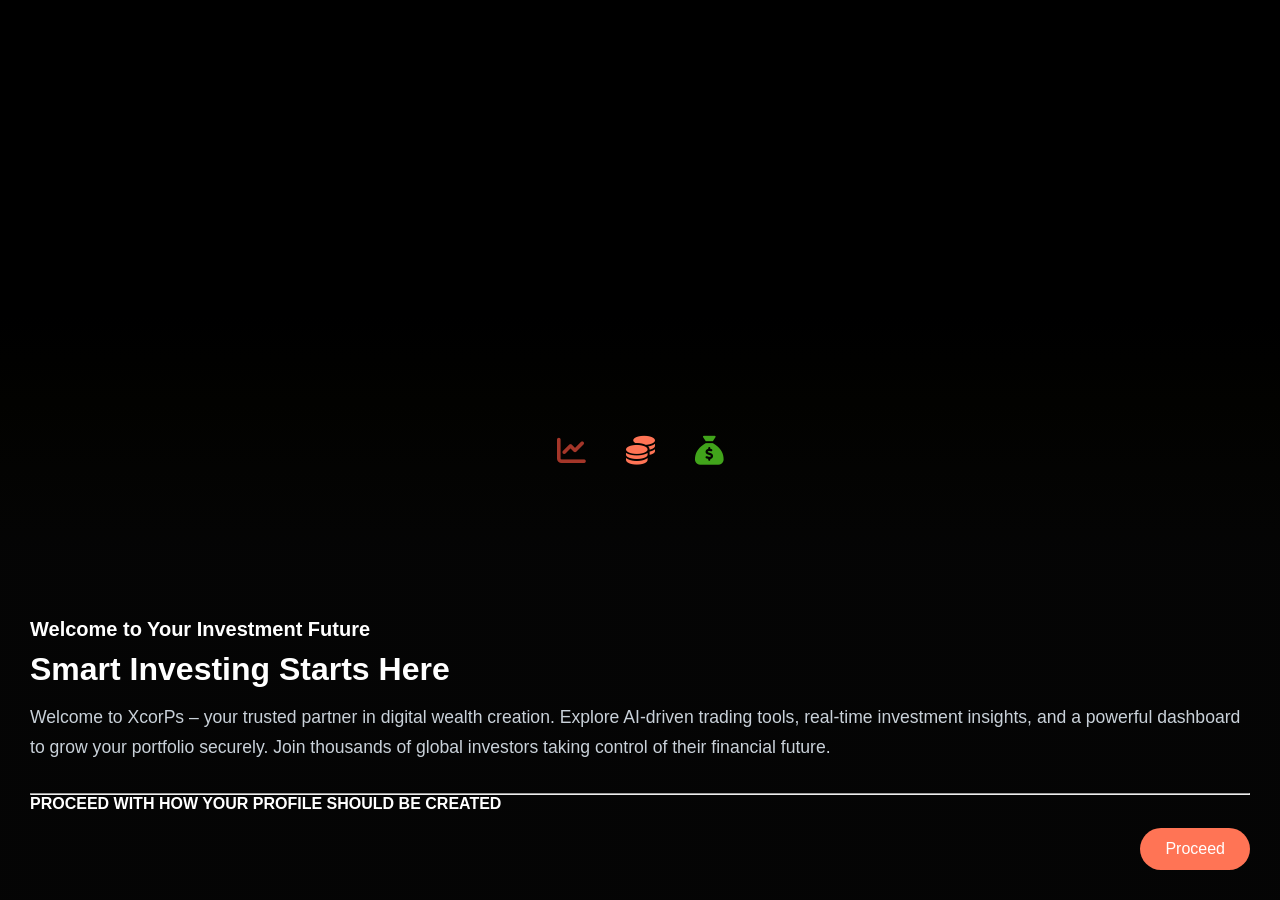
<file: XcorPs/authenticate/intro.html>
<!DOCTYPE html>
<html lang="en">
<head>
  <meta charset="UTF-8" />
  <meta name="viewport" content="width=device-width, initial-scale=1.0"/>
  <title>XcorPs - Investment Intro</title>
  <link rel="stylesheet" href="https://cdnjs.cloudflare.com/ajax/libs/font-awesome/6.5.0/css/all.min.css"/>
  <style>
    * {
      margin: 0;
      padding: 0;
      box-sizing: border-box;
    }

    body, html {
      height: 100%;
      width: 100%;
      font-family: 'Segoe UI', sans-serif;
      background: #000;
      color: #fff;
      overflow-x: clip;
      animation: fadeInZoomOut 1.5s ease-out forwards;
    }

    @keyframes fadeInZoomOut {
      0% { opacity: 0; transform: scale(0.5); }
      100% { opacity: 1; transform: scale(1); }
    }

    .hero {
      position: relative;
      height: 100%;
      width: 100%;
      display: flex;
      flex-direction: column;
      justify-content: flex-end;
      overflow: hidden;
      
    }

    .bg-video {
      position: absolute;
      top: 0;
      left: 0;
      width: 100%;
      height: 100%;
      object-fit: cover;
      z-index: 0;
    }

    .overlay {
      position: absolute;
      bottom: 0;
      left: 0;
      width: 100%;
      height: 65%;
      background: linear-gradient(to top, rgba(5, 5, 5, 0.85) 60%, rgba(5, 5, 0, 0.40) 85%, transparent);
      display: flex;
      flex-direction: column;
      justify-content: flex-end;
      padding: 30px;
      z-index: 1;
    }

    .content {
      z-index: 2;
      position: relative;
      text-align: left;
    }

    .content h1 {
      font-size: 20px;
      margin-bottom: 10px;
      transform: translateY(50px);
      animation: fadeInBottom 1.5s ease-out forwards;
      animation-delay: 1s;
    }

    .proceed-btn {
      background: #ff7455;
      color: #fff;
      border: none;
      padding: 12px 25px;
      border-radius: 25px;
      font-size: 1rem;
      cursor: pointer;
      margin-top: 15px;
      float: right;
    }

    .icons-row {
      display: flex;
      justify-content: center;
      gap: 40px;
      margin: 25px 0;
      font-size: 1.8rem;
    }
    @media (max-width: 500px) {
          .icons-row{
      font-size: 1rem;      
    }
    }


    .icons-row i {
      cursor: pointer;
      transition: transform 0.3s ease;
    }

    .icons-row i:hover {
      transform: scale(1.2);
      color: #00c776;
    }

    .intro-heading {
      font-size: 2rem;
      margin-bottom: 15px;
      transform: translateY(50px);
      animation: fadeInTop 1.5s ease-out forwards;
      animation-delay: 1s;
    }

    .intro-text {
      font-size: 1.1rem;
      line-height: 1.7;
      color: #c9d1d9;
      margin-bottom: 30px;
      transform: translateY(50px);
      animation: fadeInTop 1.5s ease-out forwards;
      animation-delay: 1s;
    }

              @media (max-width: 500px) {
          .intro-heading {
      font-size: 1rem;      
    }

    .intro-text {
      font-size: 0.95rem;   
    }
                h4{
        font-size:0.75rem;
                }
               
    }

    @keyframes fadeInTop {
      to {
        opacity: 1;
        transform: translateY(0);
      }
    }

    @keyframes fadeInBottom {
      0% {
        opacity: 0;
        transform: translateY(-50px);
      }
      100% {
        opacity: 1;
        transform: translateY(0);
      }
    }

    /* Form Modal */
    .modal-overlay {
      position: fixed;
      top: 0;
      left: 0;
      width: 100%;
      height: 100%;
      background: rgba(0,0,0,0.7);
      display: none;
      justify-content: center;
      align-items: center;
      z-index: 999;
    }

    .modal {
      background: rgba(255, 255, 255, 0.1);
      backdrop-filter: blur(10px);
      -webkit-backdrop-filter: blur(10px);
      padding: 30px;
      border-radius: 10px;
      text-align: left;
      color: white;
      width: 90%;
      max-width: 400px;
      box-shadow: 0 0 20px rgba(0,0,0,0.5);
      position: relative;
    }

    .modal h4 {
      margin-bottom: 15px;
      font-size: 1.2rem;
    }
    @media (max-width: 500px) {
          .modal h4 {
      
      font-size: 0.80rem;
    }
               
    }

    .modal-input {
      width: 100%;
      padding: 8px;
      margin-bottom: 20px;
      border: none;
      outline-color:peru;
      background: #2c2c3e;
      color:#fff;
      border-radius: 6px;
      font-size: 1rem;
    }

    .modal-submit {
      background: #913618;
      border: none;
      padding: 10px 25px;
      color: white;
      font-size: 1rem;
      border-radius: 20px;
      cursor: pointer;
    }

    .close-btn {
      position: absolute;
      top: 15px;
      right: 25px;
      font-size: 1.5rem;
      cursor: pointer;
    }

    /* GIF Loader Modal */
    .modal-overlay2 {
      position: fixed;
      top: 0;
      left: 0;
      width: 100%;
      height: 100%;
      background: rgba(0, 0, 0, 0.7);
      display: none;
      justify-content: center;
      align-items: center;
      z-index: 9999;
    }

    .modal-overlay2 img {
      max-width: 300px;
    }

    .modal-overlay2.show {
      display: flex;
    }
  </style>
</head>
<body>

  <div class="hero">
    <video autoplay muted loop playsinline class="bg-video">
      <source src="../imgg/intro2.mp4" type="video/mp4" />
      Your browser does not support the video tag.
    </video>

    <div class="content" style="position: absolute; top: 50%; left: 50%; transform: translate(-50%, -50%);">
      <div class="icons-row">
        <i class="fas fa-chart-line" style="color:#a43629;"></i>
        <i class="fas fa-coins" style="color:#ff7455;"></i>
        <i class="fas fa-sack-dollar" style="color:#41a41b;"></i>
      </div>
    </div>

    <div class="overlay">
      <div class="content">
        <h1>Welcome to Your Investment Future</h1>
        <h4 class="intro-heading">Smart Investing Starts Here</h4>
        <p class="intro-text">
          Welcome to XcorPs – your trusted partner in digital wealth creation. 
          Explore AI-driven trading tools, real-time investment insights, and a powerful dashboard to grow your portfolio securely. 
          Join thousands of global investors taking control of their financial future.
        </p>
        <hr>
        <h4>PROCEED WITH HOW YOUR PROFILE SHOULD BE CREATED</h4>
        <button class="proceed-btn">Proceed</button>
      </div>
    </div>
  </div>

  <!-- Input Modal -->
  <div class="modal-overlay" id="modalOverlay">
  <div class="modal">
    <span class="close-btn" onclick="closeModal()">&times;</span>
    
    <h4>HOW MUCH DO YOU INTEND TO INVEST?</h4>
    <input type="number" id="investInput" placeholder="Enter amount" class="modal-input" />

    <h4>EXPECTED RETURNS!</h4>
    <input type="number" id="expectedReturnInput" placeholder="Auto-calculated..." class="modal-input" readonly />

    <button class="modal-submit" onclick="proceedREG()">Submit</button>
  </div>
</div>

  <!-- Processing Modal -->
  <div class="modal-overlay2" id="modalOverlay2">
    <img src="../imgg/processing.gif" alt="Processing...">
  </div>

  <script>
    const modal = document.getElementById('modalOverlay');
    const proceedBtn = document.querySelector('.proceed-btn');

    proceedBtn.addEventListener('click', function () {
      modal.style.display = 'flex';
    });

    function closeModal() {
      modal.style.display = 'none';
    }

    window.addEventListener('click', function (e) {
      if (e.target === modal) {
        closeModal();
      }
    });

   
   
   
   
   
   function proceedREG() {
  const investInput = document.getElementById('investInput');
  const expectedInput = document.getElementById('expectedReturnInput');

  const investAmount = parseFloat(investInput.value);

  if (isNaN(investAmount) || investAmount <= 0) {
    alert("❌ Please enter a valid investment amount.");
    return;
  }

  const expectedReturn = (investAmount * 0.35).toFixed(2);
  expectedInput.value = expectedReturn;

  // Save to localStorage
  localStorage.setItem("invest_amount", investAmount.toFixed(2));
  localStorage.setItem("expected_return", expectedReturn);

  // Hide modal, show loader
  document.getElementById("modalOverlay").style.display = "none";
  const loader = document.getElementById("modalOverlay2");
  loader.classList.add("show");

  setTimeout(() => {
    loader.classList.remove("show");
    window.location.href = "register.html"; // Replace with actual target page
  }, 5000);
}
  </script>

</body>
</html>
</file>
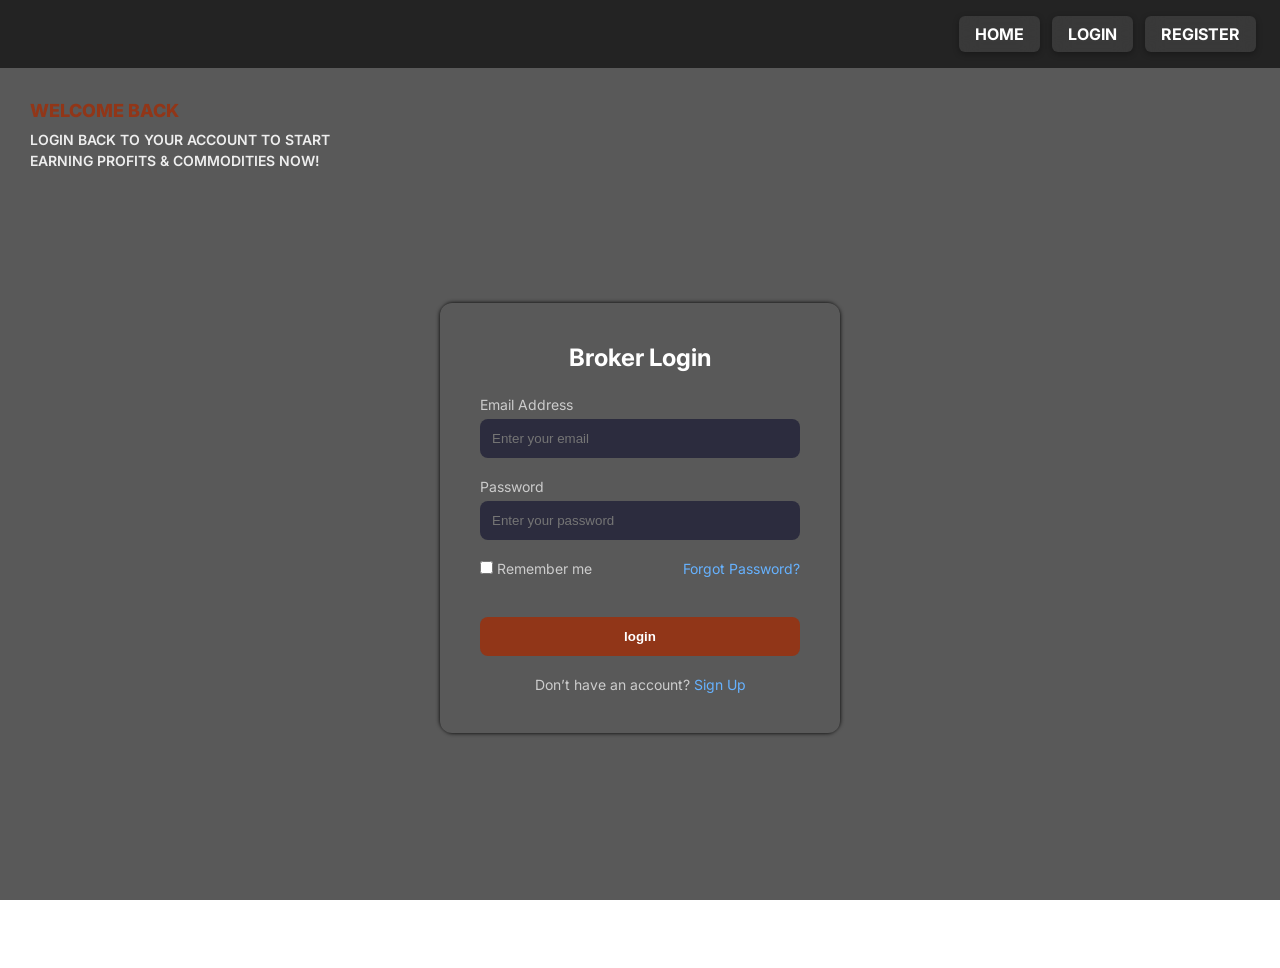
<file: XcorPs/authenticate/login.html>
<!DOCTYPE html>

<html lang="en">

<head>

  <meta charset="UTF-8">

  <title>XcorPs | Login Page</title>

  <meta name="viewport" content="width=device-width, initial-scale=1.0">

  <link href="https://fonts.googleapis.com/css2?family=Inter:wght@400;600&display=swap" rel="stylesheet">

  <style>

    * {

      margin: 0;

      padding: 0;

      box-sizing: border-box;

    }

    body, html {

      height: 100%;

      font-family: 'Inter', sans-serif;

      overflow: hidden;

    }

    /* Background Video */

    .video-bg {

      position: fixed;

      top: 0;

      left: 0;

      min-width: 100%;

      min-height: 100%;

      z-index: -2;

      object-fit: cover;

    }

    /* Dark Overlay */

    .overlay {

      position: fixed;

      inset: 0;

      background: rgba(0, 0, 0, 0.65);

      z-index: -1;

    }

    .login-container {

      height: 100%;

      display: flex;

      justify-content: center;

      align-items: center;

    }

    .login-box {   

      padding: 40px;

      border-radius: 12px;

      max-width: 400px;

      width: 100%;

      color: #fff;

  box-shadow:

    0 -4px 4px -4px black,  /* Top */

    4px 0 4px -4px black,   /* Right */

    0 4px 4px -4px black,   /* Bottom */

   -4px 0 4px -4px black;   /* Left */

    }

    .login-box h2 {

      text-align: center;

      margin-bottom: 24px;

      font-size: 24px;

    }

    .form-group {

      margin-bottom: 20px;

    }

    .form-group label {

      font-size: 14px;

      color: #ccc;

      margin-bottom: 6px;

      display: block;

    }

    .form-group input {

      width: 100%;

      padding: 12px;

      background: #2c2c3e;

      border: none;

      border-radius: 8px;

      color: white;

    }

    .form-options {

      display: flex;

      justify-content: space-between;

      align-items: center;

      font-size: 14px;

      margin-bottom: 20px;

      color: #ccc;

    }

    .form-options a {

      color: #66b2ff;

      text-decoration: none;

    }

    .login-btn {

      width: 100%;

      padding: 12px;

      background: #913618;

      color: white;

      font-weight: bold;

      border: none;

      border-radius: 8px;

      cursor: pointer;

      transition: background 0.3s;

    }

    .login-btn:hover {

      background: #913618;

    }

    .signup-link {

      margin-top: 20px;

      text-align: center;

      font-size: 14px;

      color: #ccc;

    }

    .signup-link a {

      color: #66b2ff;

      text-decoration: none;

    }

    @media (max-width: 480px) {

      .login-box {

        padding: 30px 20px;

        margin: 20px;

      }

    }

    

    

    

    

    

    

     .nav-link {
      padding: 8px 16px;
      background: rgba(255, 255, 255, 0.1);
      backdrop-filter: blur(10px);
      -webkit-backdrop-filter: blur(10px);
      color: white;
      border-radius: 6px;
      text-decoration: none;
      font-weight: bold;
      transition: 0.3s ease;
      box-shadow: 0 2px 6px rgba(0, 0, 0, 0.3);
    }

    .nav-link:hover {
      background:#913618;
      transform: scale(1.05);
    }

    

  </style>

</head>

<body>

  <!-- Background Video -->

  <video autoplay muted loop class="video-bg">

    <source src="../imgg/large-thumbnail20240812-825521-12pzezi.mp4" type="video/mp4">

    Your browser does not support the video tag.

  </video>

  

  

  <div class="overlay"></div>

  

  

  

  <!-- Top Navigation with Green Gradient -->

<nav style="display: flex; justify-content: flex-end; gap: 12px; background: rgba(0,0,0,0.6); padding: 16px 24px; position: relative; z-index: 1;">

  <a href="../index.html" class="nav-link">HOME</a>

  <a href="login.html" class="nav-link">LOGIN</a>

  <a href="register.html" class="nav-link">REGISTER</a>

</nav>

<!-- Left Welcome Message -->

<div style="position: absolute; top: 100px; left: 30px; z-index: 1; color: white; max-width: 300px;">

  <h1 style="font-size: 18px; font-weight: 800; color: #913618; margin-bottom: 8px;">WELCOME BACK</h1>

  <p style="font-size: 14px; font-weight: 600; line-height: 1.5; color: #eee;">

    LOGIN BACK TO YOUR ACCOUNT TO START EARNING PROFITS &amp; COMMODITIES NOW!

  </p>

</div>

  <!-- Login Form -->

  <div class="login-container">

    <div class="login-box">

      <h2>Broker Login</h2>

      <form action="login_process.php" method="POST">

        <div class="form-group">

          <label for="email">Email Address</label>

          <input type="email" id="email" name="email" placeholder="Enter your email" required>

        </div>

        <div class="form-group">

          <label for="password">Password</label>

          <input type="password" id="password" name="password" placeholder="Enter your password" required>

        </div>

        <div class="form-options">

          <label><input type="checkbox" name="remember"> Remember me</label>

          <a href="#">Forgot Password?</a>

        </div>
        
        <form method="POST" action="login_process.php">
  <!-- your registration inputs -->

  <!-- Add this reCAPTCHA box -->
  <div class="g-recaptcha" data-sitekey="6LcoEestAAAAACrhrg0vll07U66a7u5Xw3-tOx_i"></div>
  
  <br>
  <button type="submit" class="login-btn">login</button>
</form>

<!-- Include the reCAPTCHA script -->
<script src="https://www.google.com/recaptcha/api.js" async defer></script>

        <div class="signup-link">

          Don’t have an account? <a href="register.html">Sign Up</a>

        </div>

      </form>

    </div>

  </div>

</body>

</html>
</file>
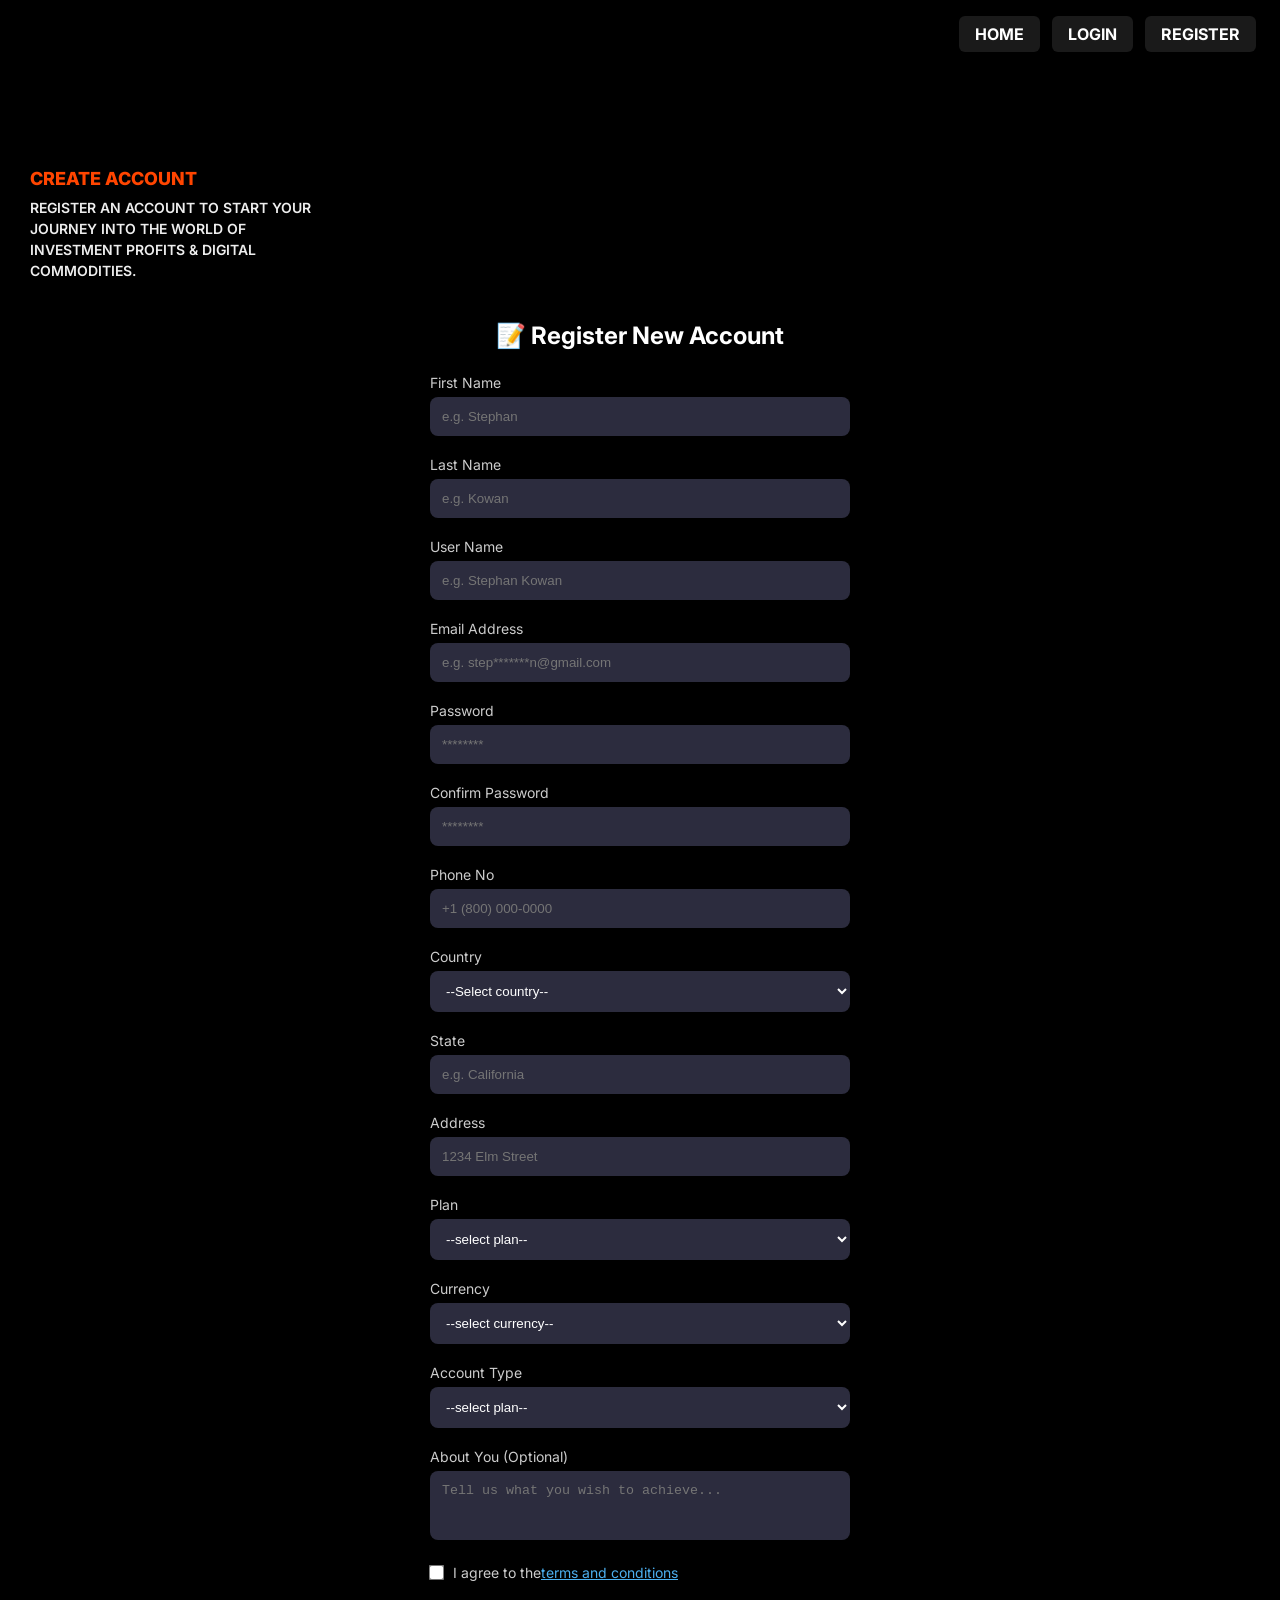
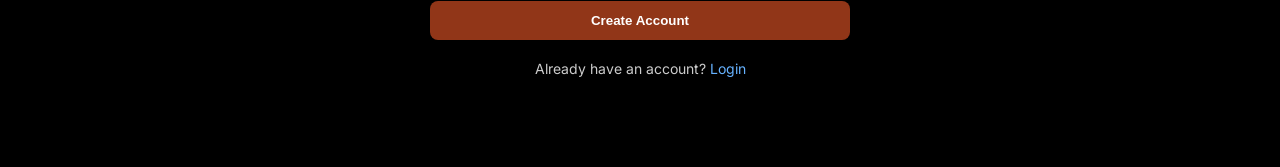
<file: XcorPs/authenticate/register.html>
<!DOCTYPE html>
<html lang="en">
<head>
  <meta charset="UTF-8">
  <title>XcorPs  | Register Page</title>
  <meta name="viewport" content="width=device-width, initial-scale=1.0">
  <link href="https://fonts.googleapis.com/css2?family=Inter:wght@400;600&display=swap" rel="stylesheet">
  <style>
    * {
      margin: 0;
      padding: 0;
      box-sizing: border-box;
    }

    body{
      height: 100%;
      font-family: 'Inter', sans-serif;
      overflow: auto;
      background:#000;
    }

    .video-bg {
      position: fixed;
      top: 0;
      left: 0;
      min-width: 100%;
      min-height: 100%;
      z-index: -2;
      object-fit: cover;
    }

    .overlay {
      position: fixed;
      inset: 0;
      background: rgba(0, 0, 0, 0.65);
      z-index: -1;
    }

    .page-wrapper {
      min-height: 100vh;
      display: flex;
      flex-direction: column;
    }

    .register-container {
      flex: 1;
      display: flex;
      justify-content: center;
      align-items: flex-start;
      padding-top: 100px;
      padding-bottom: 50px;
    }

    .register-box {
      padding: 40px;
      border-radius: 12px;
      max-width: 500px;
      width: 100%;
      color: #fff;
      background: rgba(0, 0, 0, 0.6);
      box-shadow: 0 0 20px rgba(0,0,0,0.5);
    }

    .register-box h2 {
      text-align: center;
      margin-bottom: 24px;
      font-size: 24px;
    }

    .form-group {
      margin-bottom: 20px;
    }

    .form-group label {
      font-size: 14px;
      color: #ccc;
      margin-bottom: 6px;
      display: block;
    }

    .form-group input, .form-group select, .form-group textarea {
      width: 100%;
      padding: 12px;
      background: #2c2c3e;
      border: none;
      border-radius: 8px;
      color: white;
    }

    .form-group textarea {
      resize: none;
    }

    .register-btn {
      width: 100%;
      padding: 12px;
      background: #913618;
      color: white;
      font-weight: bold;
      border: none;
      border-radius: 8px;
      cursor: pointer;
      transition: background 0.3s;
    }

    .register-btn:hover {
      background: #913618;
    }

    .bottom-link {
      margin-top: 20px;
      text-align: center;
      font-size: 14px;
      color: #ccc;
    }

    .bottom-link a {
      color: #66b2ff;
      text-decoration: none;
    }

    .nav-link {
      padding: 8px 16px;
      background: rgba(255, 255, 255, 0.1);
      backdrop-filter: blur(10px);
      -webkit-backdrop-filter: blur(10px);
      color: white;
      border-radius: 6px;
      text-decoration: none;
      font-weight: bold;
      transition: 0.3s ease;
      box-shadow: 0 2px 6px rgba(0, 0, 0, 0.3);
    }

    .nav-link:hover {
      background: #913618;
      transform: scale(1.05);
    }

    @media (max-width: 480px) {
      .register-box {
        padding: 30px 20px;
        margin: 20px;
      }
    }

    .terms-label {
      display: flex;
      align-items: center;
      font-size: 14px;
      color: #ccc;
      margin-bottom: 20px;
    }

    .terms-label input[type="checkbox"] {
      margin-right: 10px;
      transform: scale(1.2);
    }

    .terms-label a {
      color: #4cafef;
      text-decoration: underline;
    }

    .g-recaptcha {
      margin-bottom: 20px;
    }
  </style>
</head>
<body>

  <!-- Background Video -->
  <video autoplay muted loop class="video-bg">
    <source src="../imgg/large-thumbnail20240812-825521-12pzezi.mp4" type="video/mp4">
    Your browser does not support the video tag.
  </video>
  <div class="overlay"></div>

  <div class="page-wrapper">

    <!-- Top Navigation -->
    <nav style="display: flex; justify-content: flex-end; gap: 12px; background: rgba(0,0,0,0.6); padding: 16px 24px; position: relative; z-index: 1;">
      <a href="../index.html" class="nav-link">HOME</a>
      <a href="login.html" class="nav-link">LOGIN</a>
      <a href="register.html" class="nav-link">REGISTER</a>
    </nav>

    <!-- Left Welcome Message -->
    <div style="position: relative; top: 100px; left: 30px; z-index: 1; color: white; max-width: 300px;">
      <h1 style="font-size: 18px; font-weight: 800; color: orangered; margin-bottom: 8px;">CREATE ACCOUNT</h1>
      <p style="font-size: 14px; font-weight: 600; line-height: 1.5; color: #eee;">
        REGISTER AN ACCOUNT TO START YOUR JOURNEY INTO THE WORLD OF INVESTMENT PROFITS &amp; DIGITAL COMMODITIES.
      </p>
    </div>

    <!-- Registration Form -->
    <div class="register-container">
      <div class="register-box">
        <h2>📝 Register New Account</h2>
        <!-- FORM START -->
        <form action="register_process.php" method="POST">
        <div class="form-group">
          <label for="first_name">First Name</label>
          <input type="text" id="first_name" name="first_name" placeholder="e.g. Stephan" required>
        </div>

        <div class="form-group">
          <label for="last_name">Last Name</label>
          <input type="text" id="last_name" name="last_name" placeholder="e.g. Kowan" required>
        </div>

        <div class="form-group">
          <label for="user_name">User Name</label>
          <input type="text" id="user_name" name="user_name" placeholder="e.g. Stephan Kowan" required>
        </div>

        <div class="form-group">
          <label for="email">Email Address</label>
          <input type="email" id="email" name="email" placeholder="e.g. step*******n@gmail.com" required>
        </div>

        <div class="form-group">
          <label for="password">Password</label>
          <input type="password" id="password" name="password" placeholder="********" required>
        </div>

        <div class="form-group">
          <label for="confirm_password">Confirm Password</label>
          <input type="password" id="confirm_password" name="confirm_password" placeholder="********" required>
        </div>

        <div class="form-group">
          <label for="phone">Phone No</label>
          <input type="tel" id="phone" name="phone" placeholder="+1 (800) 000-0000" required>
        </div>

        <div class="form-group">
          <label for="country">Country</label>
          <select autocomplete="country" id="country" name="country" placeholder="USA" required>
  <option>--Select country--</option>
  <option value="AF">Afghanistan</option>
  <option value="AX">Åland Islands</option>
  <option value="AL">Albania</option>
  <option value="DZ">Algeria</option>
  <option value="AS">American Samoa</option>
  <option value="AD">Andorra</option>
  <option value="AO">Angola</option>
  <option value="AI">Anguilla</option>
  <option value="AQ">Antarctica</option>
  <option value="AG">Antigua and Barbuda</option>
  <option value="AR">Argentina</option>
  <option value="AM">Armenia</option>
  <option value="AW">Aruba</option>
  <option value="AU">Australia</option>
  <option value="AT">Austria</option>
  <option value="AZ">Azerbaijan</option>
  <option value="BS">Bahamas</option>
  <option value="BH">Bahrain</option>
  <option value="BD">Bangladesh</option>
  <option value="BB">Barbados</option>
  <option value="BY">Belarus</option>
  <option value="BE">Belgium</option>
  <option value="BZ">Belize</option>
  <option value="BJ">Benin</option>
  <option value="BM">Bermuda</option>
  <option value="BT">Bhutan</option>
  <option value="BO">Bolivia (Plurinational State of)</option>
  <option value="BA">Bosnia and Herzegovina</option>
  <option value="BW">Botswana</option>
  <option value="BV">Bouvet Island</option>
  <option value="BR">Brazil</option>
  <option value="IO">British Indian Ocean Territory</option>
  <option value="BN">Brunei Darussalam</option>
  <option value="BG">Bulgaria</option>
  <option value="BF">Burkina Faso</option>
  <option value="BI">Burundi</option>
  <option value="CV">Cabo Verde</option>
  <option value="KH">Cambodia</option>
  <option value="CM">Cameroon</option>
  <option value="CA">Canada</option>
  <option value="BQ">Caribbean Netherlands</option>
  <option value="KY">Cayman Islands</option>
  <option value="CF">Central African Republic</option>
  <option value="TD">Chad</option>
  <option value="CL">Chile</option>
  <option value="CN">China</option>
  <option value="CX">Christmas Island</option>
  <option value="CC">Cocos (Keeling) Islands</option>
  <option value="CO">Colombia</option>
  <option value="KM">Comoros</option>
  <option value="CG">Congo</option>
  <option value="CD">Congo, Democratic Republic of the</option>
  <option value="CK">Cook Islands</option>
  <option value="CR">Costa Rica</option>
  <option value="HR">Croatia</option>
  <option value="CU">Cuba</option>
  <option value="CW">Curaçao</option>
  <option value="CY">Cyprus</option>
  <option value="CZ">Czech Republic</option>
  <option value="CI">Côte d Ivoire</option>
  <option value="DK">Denmark</option>
  <option value="DJ">Djibouti</option>
  <option value="DM">Dominica</option>
  <option value="DO">Dominican Republic</option>
  <option value="EC">Ecuador</option>
  <option value="EG">Egypt</option>
  <option value="SV">El Salvador</option>
  <option value="GQ">Equatorial Guinea</option>
  <option value="ER">Eritrea</option>
  <option value="EE">Estonia</option>
  <option value="SZ">Eswatini (Swaziland)</option>
  <option value="ET">Ethiopia</option>
  <option value="FK">Falkland Islands (Malvinas)</option>
  <option value="FO">Faroe Islands</option>
  <option value="FJ">Fiji</option>
  <option value="FI">Finland</option>
  <option value="FR">France</option>
  <option value="GF">French Guiana</option>
  <option value="PF">French Polynesia</option>
  <option value="TF">French Southern Territories</option>
  <option value="GA">Gabon</option>
  <option value="GM">Gambia</option>
  <option value="GE">Georgia</option>
  <option value="DE">Germany</option>
  <option value="GH">Ghana</option>
  <option value="GI">Gibraltar</option>
  <option value="GR">Greece</option>
  <option value="GL">Greenland</option>
  <option value="GD">Grenada</option>
  <option value="GP">Guadeloupe</option>
  <option value="GU">Guam</option>
  <option value="GT">Guatemala</option>
  <option value="GG">Guernsey</option>
  <option value="GN">Guinea</option>
  <option value="GW">Guinea-Bissau</option>
  <option value="GY">Guyana</option>
  <option value="HT">Haiti</option>
  <option value="HM">Heard Island and Mcdonald Islands</option>
  <option value="HN">Honduras</option>
  <option value="HK">Hong Kong</option>
  <option value="HU">Hungary</option>
  <option value="IS">Iceland</option>
  <option value="IN">India</option>
  <option value="ID">Indonesia</option>
  <option value="IR">Iran</option>
  <option value="IQ">Iraq</option>
  <option value="IE">Ireland</option>
  <option value="IM">Isle of Man</option>
  <option value="IL">Israel</option>
  <option value="IT">Italy</option>
  <option value="JM">Jamaica</option>
  <option value="JP">Japan</option>
  <option value="JE">Jersey</option>
  <option value="JO">Jordan</option>
  <option value="KZ">Kazakhstan</option>
  <option value="KE">Kenya</option>
  <option value="KI">Kiribati</option>
  <option value="KP">Korea, North</option>
  <option value="KR">Korea, South</option>
  <option value="XK">Kosovo</option>
  <option value="KW">Kuwait</option>
  <option value="KG">Kyrgyzstan</option>
  <option value="LA">Lao Peoples Democratic Republic</option>
  <option value="LV">Latvia</option>
  <option value="LB">Lebanon</option>
  <option value="LS">Lesotho</option>
  <option value="LR">Liberia</option>
  <option value="LY">Libya</option>
  <option value="LI">Liechtenstein</option>
  <option value="LT">Lithuania</option>
  <option value="LU">Luxembourg</option>
  <option value="MO">Macao</option>
  <option value="MK">Macedonia North</option>
  <option value="MG">Madagascar</option>
  <option value="MW">Malawi</option>
  <option value="MY">Malaysia</option>
  <option value="MV">Maldives</option>
  <option value="ML">Mali</option>
  <option value="MT">Malta</option>
  <option value="MH">Marshall Islands</option>
  <option value="MQ">Martinique</option>
  <option value="MR">Mauritania</option>
  <option value="MU">Mauritius</option>
  <option value="YT">Mayotte</option>
  <option value="MX">Mexico</option>
  <option value="FM">Micronesia</option>
  <option value="MD">Moldova</option>
  <option value="MC">Monaco</option>
  <option value="MN">Mongolia</option>
  <option value="ME">Montenegro</option>
  <option value="MS">Montserrat</option>
  <option value="MA">Morocco</option>
  <option value="MZ">Mozambique</option>
  <option value="MM">Myanmar (Burma)</option>
  <option value="NA">Namibia</option>
  <option value="NR">Nauru</option>
  <option value="NP">Nepal</option>
  <option value="NL">Netherlands</option>
  <option value="AN">Netherlands Antilles</option>
  <option value="NC">New Caledonia</option>
  <option value="NZ">New Zealand</option>
  <option value="NI">Nicaragua</option>
  <option value="NE">Niger</option>
  <option value="NG">Nigeria</option>
  <option value="NU">Niue</option>
  <option value="NF">Norfolk Island</option>
  <option value="MP">Northern Mariana Islands</option>
  <option value="NO">Norway</option>
  <option value="OM">Oman</option>
  <option value="PK">Pakistan</option>
  <option value="PW">Palau</option>
  <option value="PS">Palestine</option>
  <option value="PA">Panama</option>
  <option value="PG">Papua New Guinea</option>
  <option value="PY">Paraguay</option>
  <option value="PE">Peru</option>
  <option value="PH">Philippines</option>
  <option value="PN">Pitcairn Islands</option>
  <option value="PL">Poland</option>
  <option value="PT">Portugal</option>
  <option value="PR">Puerto Rico</option>
  <option value="QA">Qatar</option>
  <option value="RE">Reunion</option>
  <option value="RO">Romania</option>
  <option value="RU">Russian Federation</option>
  <option value="RW">Rwanda</option>
  <option value="BL">Saint Barthelemy</option>
  <option value="SH">Saint Helena</option>
  <option value="KN">Saint Kitts and Nevis</option>
  <option value="LC">Saint Lucia</option>
  <option value="MF">Saint Martin</option>
  <option value="PM">Saint Pierre and Miquelon</option>
  <option value="VC">Saint Vincent and the Grenadines</option>
  <option value="WS">Samoa</option>
  <option value="SM">San Marino</option>
  <option value="ST">Sao Tome and Principe</option>
  <option value="SA">Saudi Arabia</option>
  <option value="SN">Senegal</option>
  <option value="RS">Serbia</option>
  <option value="CS">Serbia and Montenegro</option>
  <option value="SC">Seychelles</option>
  <option value="SL">Sierra Leone</option>
  <option value="SG">Singapore</option>
  <option value="SX">Sint Maarten</option>
  <option value="SK">Slovakia</option>
  <option value="SI">Slovenia</option>
  <option value="SB">Solomon Islands</option>
  <option value="SO">Somalia</option>
  <option value="ZA">South Africa</option>
  <option value="GS">South Georgia and the South Sandwich Islands</option>
  <option value="SS">South Sudan</option>
  <option value="ES">Spain</option>
  <option value="LK">Sri Lanka</option>
  <option value="SD">Sudan</option>
  <option value="SR">Suriname</option>
  <option value="SJ">Svalbard and Jan Mayen</option>
  <option value="SE">Sweden</option>
  <option value="CH">Switzerland</option>
  <option value="SY">Syria</option>
  <option value="TW">Taiwan</option>
  <option value="TJ">Tajikistan</option>
  <option value="TZ">Tanzania</option>
  <option value="TH">Thailand</option>
  <option value="TL">Timor-Leste</option>
  <option value="TG">Togo</option>
  <option value="TK">Tokelau</option>
  <option value="TO">Tonga</option>
  <option value="TT">Trinidad and Tobago</option>
  <option value="TN">Tunisia</option>
  <option value="TR">Turkey (Türkiye)</option>
  <option value="TM">Turkmenistan</option>
  <option value="TC">Turks and Caicos Islands</option>
  <option value="TV">Tuvalu</option>
  <option value="UM">U.S. Outlying Islands</option>
  <option value="UG">Uganda</option>
  <option value="UA">Ukraine</option>
  <option value="AE">United Arab Emirates</option>
  <option value="GB">United Kingdom</option>
  <option value="US">United States</option>
  <option value="UY">Uruguay</option>
  <option value="UZ">Uzbekistan</option>
  <option value="VU">Vanuatu</option>
  <option value="VA">Vatican City Holy See</option>
  <option value="VE">Venezuela</option>
  <option value="VN">Vietnam</option>
  <option value="VG">Virgin Islands, British</option>
  <option value="VI">Virgin Islands, U.S</option>
  <option value="WF">Wallis and Futuna</option>
  <option value="EH">Western Sahara</option>
  <option value="YE">Yemen</option>
  <option value="ZM">Zambia</option>
  <option value="ZW">Zimbabwe</option>
</select>
<!-- total - 252 -->
        </div>
        
        
 <div class="form-group">
          <label for="state">State</label>
          <input type="state" id="state" name="state" placeholder="e.g. California" required>
          </div>

 <div class="form-group">
          <label for="address">Address</label>
          <input type="address" id="address" name="address" placeholder="1234 Elm Street" required>
          </div>

        <div class="form-group">
          <label for="plan">Plan</label>
          <select name="plan" id="plan" required>
            <option>--select plan--</option>
        <option value="STARTER PLAN:: min499 - max999:: 35% ">STARTER PLAN:: min499 - max999:: 35%</option>
        <option value="PREMIUM PLAN:: min749 - max1,499:: 50% ">PREMIUM PLAN:: min749 - max1,499:: 50%</option>
        <option value="DELUXE PLAN:: min1,049 - max3,499:: 70% ">DELUXE PLAN:: min1,049 - max3,499:: 70%</option>
        <option value="EXCLUSIVE PLAN:: min3,499 - 9,949:: 85% ">EXCLUSIVE PLAN:: min3,499 - 9,949:: 85%</option>  
        <option value="VIP PLAN:: min10,000 - CONSULT COMPANIES AGENCIES ">VIP PLAN:: min10,000 - CONSULT COMPANIES AGENCIES</option>  
          </select>
        </div>

        <div class="form-group">
          <label for="currency">Currency</label>
          <select name="currency" id="currency" required>
      <option>--select currency--</option>
      <option value="$">Dollar $</option>
      <option value="€">European Euro €</option>
      <option value="£">British Pounds£</option>
      <option value="₹">Indian Rupees ₹</option>
      <option value="R">S.Africa Rands R</option>
      <option value="₽">Russian Ruble ₽</option>
          </select>
        </div>

        <div class="form-group">
          <label for="account">Account Type</label>
          <select name="account" id="account" required>
             <option>--select plan--</option>
      <option value="FX Trading">FX Trading</option>
      <option value="Stock Trading">Stock Trading</option>
      <option value="Binary Option Trading">Binary Option Trading</option>
      <option value="Crypto Currency Investment">Crypto Currency Investment</option>
      <option value="Bitcoin Mining">Bitcoin Mining</option>
      <option value="Finiancial Save">Finiancial Save</option>
          </select>
        </div>

        <div class="form-group">
          <label for="comment">About You (Optional)</label>
          <textarea id="comment" name="comment" rows="3" placeholder="Tell us what you wish to achieve..."></textarea>
        </div>

        <label class="terms-label">
          <input type="checkbox" id="terms" required>
          I agree to the <a href="terms.html" target="_blank">terms and conditions</a>
        </label>
        
        
        <form method="POST" action="register_process.php">
  <!-- your registration inputs -->

  <!-- Add this reCAPTCHA box -->
  <div class="g-recaptcha" data-sitekey="6LcoEestAAAAACrhrg0vll07U66a7u5Xw3-tOx_i"></div>
  
  <button type="submit" class="register-btn">Create Account</button>
</form>

<!-- Include the reCAPTCHA script -->
<script src="https://www.google.com/recaptcha/api.js" async defer></script>

        <div class="bottom-link">
          Already have an account? <a href="login.html">Login</a>
        </div>
      </form>
        <!-- FORM END -->
      </div>
    </div>

  </div>

</body>
</html>
</file>
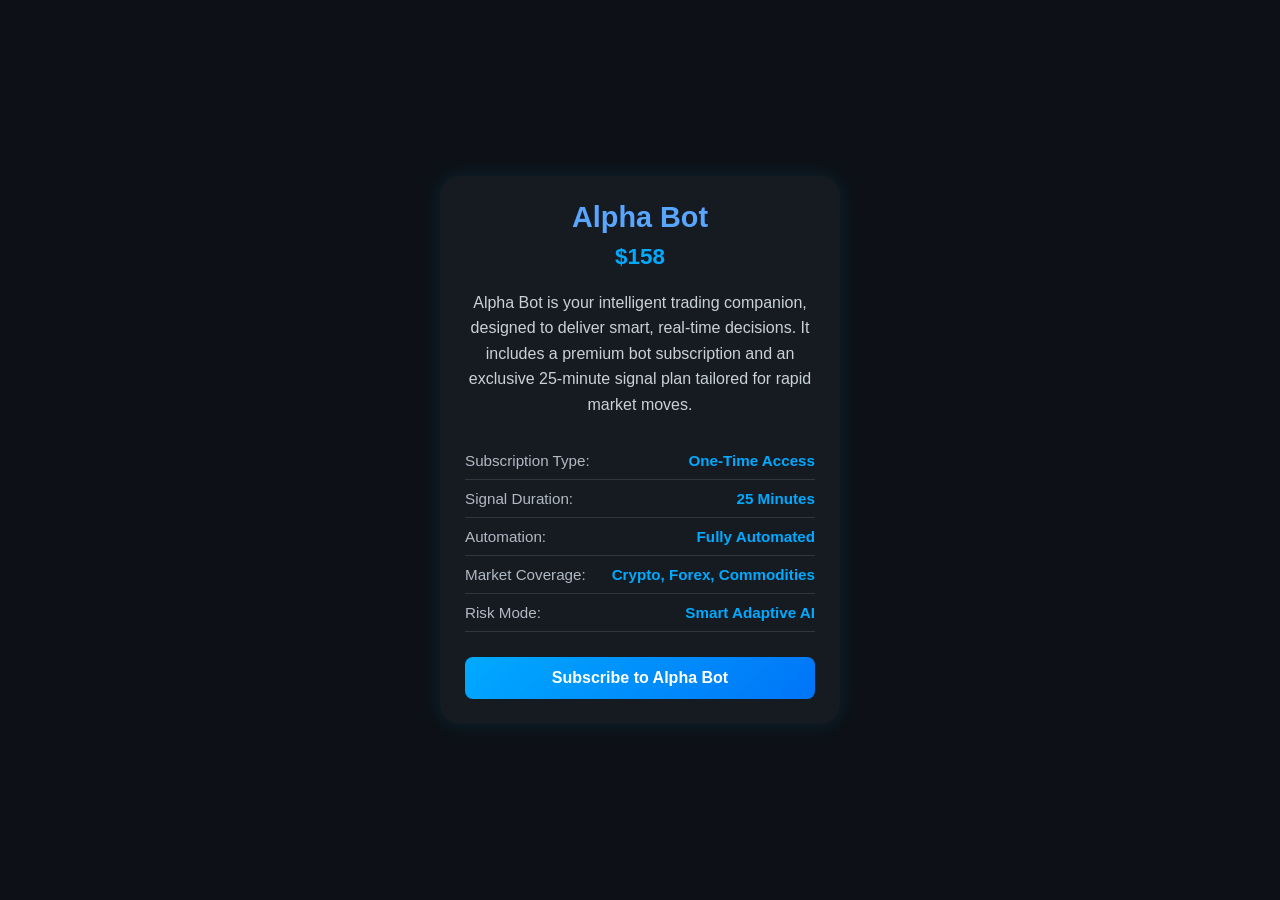
<file: XcorPs/clientside/tradestation/Alpha/AlphaBot_details.html>
<!DOCTYPE html>
<html lang="en">
<head>
  <meta charset="UTF-8">
  <meta name="viewport" content="width=device-width, initial-scale=1">
  <title>Alpha Bot Overview</title>
  <style>
    * {
      margin: 0;
      padding: 0;
      box-sizing: border-box;
    }

    body {
      font-family: 'Segoe UI', sans-serif;
      background-color: #0d1117;
      color: #f0f6fc;
      padding: 20px;
      display: flex;
      justify-content: center;
      align-items: center;
      min-height: 100vh;
    }

    .bot-container {
      background-color: #161b22;
      border-radius: 20px;
      box-shadow: 0 0 20px rgba(10, 200, 255, 0.1);
      max-width: 400px;
      width: 100%;
      padding: 25px;
      transition: transform 0.3s ease;
    }

    .bot-container:hover {
      transform: translateY(-5px);
    }

    .bot-title {
      font-size: 1.8rem;
      font-weight: 700;
      color: #58a6ff;
      text-align: center;
      margin-bottom: 10px;
    }

    .bot-price {
      font-size: 1.4rem;
      font-weight: 600;
      text-align: center;
      margin-bottom: 20px;
      color: #0af;
    }

    .bot-description {
      font-size: 1rem;
      line-height: 1.6;
      text-align: center;
      margin-bottom: 25px;
      color: #c9d1d9;
    }

    .features {
      list-style: none;
      padding: 0;
      margin-bottom: 25px;
    }

    .features li {
      padding: 10px 0;
      border-bottom: 1px solid #30363d;
      display: flex;
      justify-content: space-between;
      font-size: 0.95rem;
      color: #b1bac4;
    }

    .features li span {
      color: #0af;
      font-weight: 600;
    }

    .subscribe-btn {
      display: block;
      width: 100%;
      padding: 12px;
      border: none;
      border-radius: 8px;
      font-size: 1rem;
      font-weight: 600;
      background: linear-gradient(135deg, #0af, #0074f8);
      color: #fff;
      cursor: pointer;
      transition: background 0.3s ease;
    }

    .subscribe-btn:hover {
      background: linear-gradient(135deg, #0074f8, #0af);
    }

    @media (max-width: 500px) {
      .bot-container {
        padding: 20px 15px;
        border-radius: 15px;
      }

      .bot-title {
        font-size: 1.5rem;
      }

      .bot-description {
        font-size: 0.95rem;
      }

      .features li {
        flex-direction: column;
        align-items: center;
        text-align: center;
        font-size: 0.9rem;
      }
    }
  </style>
</head>
<body>

  <div class="bot-container">
    <div class="bot-title">Alpha Bot</div>
    <div class="bot-price">$158</div>

    <div class="bot-description">
      Alpha Bot is your intelligent trading companion, designed to deliver smart, real-time decisions. It includes a premium bot subscription and an exclusive 25-minute signal plan tailored for rapid market moves.
    </div>

    <ul class="features">
      <li>Subscription Type: <span>One-Time Access</span></li>
      <li>Signal Duration: <span>25 Minutes</span></li>
      <li>Automation: <span>Fully Automated</span></li>
      <li>Market Coverage: <span>Crypto, Forex, Commodities</span></li>
      <li>Risk Mode: <span>Smart Adaptive AI</span></li>
    </ul>

    <button onclick="window.location.href='alphabot_payment.php'" class="subscribe-btn">Subscribe to Alpha Bot</button>
  </div>

</body>
</html>
</file>
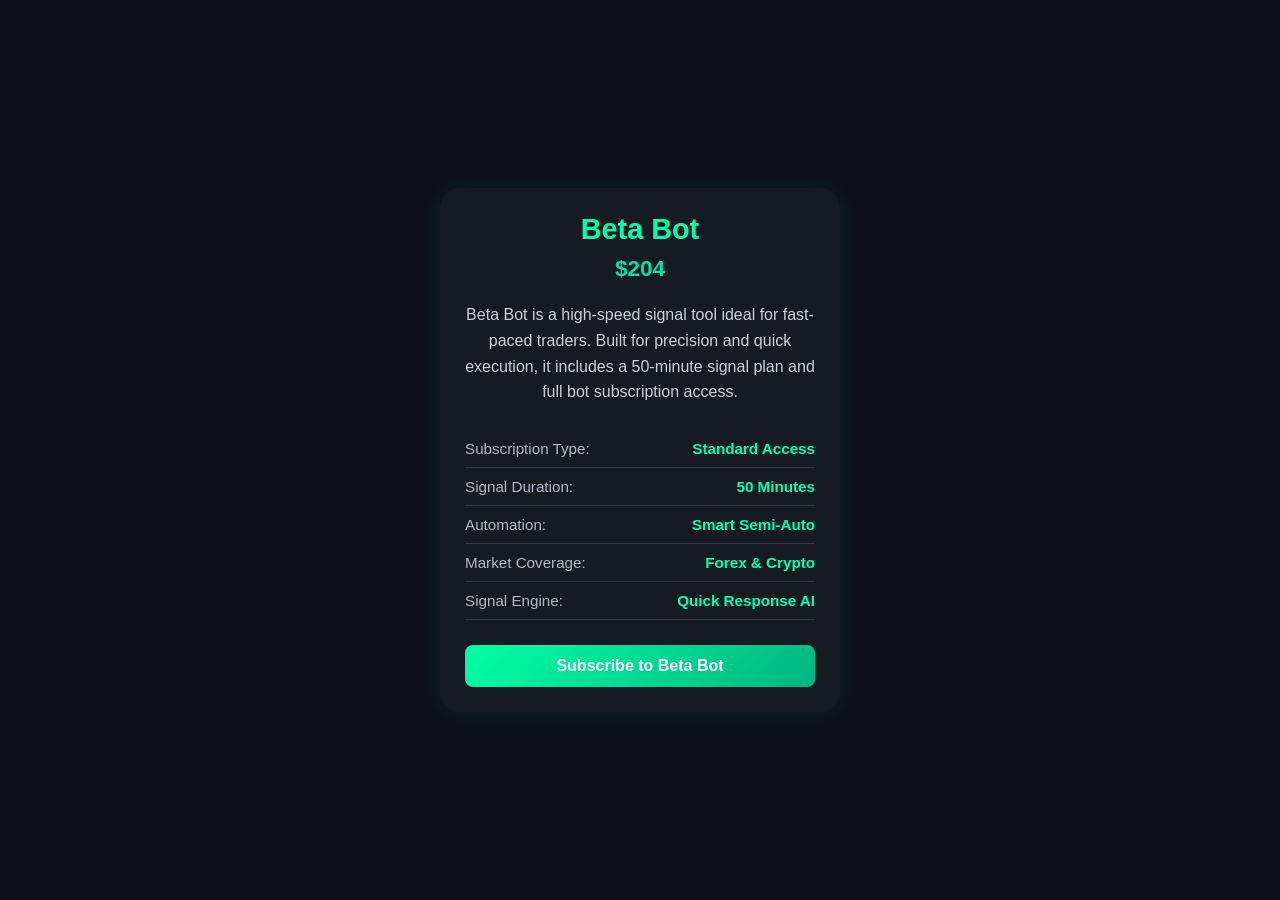
<file: XcorPs/clientside/tradestation/Beta/BetaBot_details.html>
<!DOCTYPE html>
<html lang="en">
<head>
  <meta charset="UTF-8" />
  <meta name="viewport" content="width=device-width, initial-scale=1" />
  <title>Beta Bot Overview</title>
  <style>
    * {
      margin: 0;
      padding: 0;
      box-sizing: border-box;
    }

    body {
      font-family: 'Segoe UI', sans-serif;
      background-color: #0d1117;
      color: #f0f6fc;
      padding: 20px;
      display: flex;
      justify-content: center;
      align-items: center;
      min-height: 100vh;
    }

    .bot-container {
      background-color: #161b22;
      border-radius: 20px;
      box-shadow: 0 0 20px rgba(0, 255, 170, 0.08);
      max-width: 400px;
      width: 100%;
      padding: 25px;
      transition: transform 0.3s ease;
    }

    .bot-container:hover {
      transform: translateY(-5px);
    }

    .bot-title {
      font-size: 1.8rem;
      font-weight: 700;
      color: #00ffa6;
      text-align: center;
      margin-bottom: 10px;
    }

    .bot-price {
      font-size: 1.4rem;
      font-weight: 600;
      text-align: center;
      margin-bottom: 20px;
      color: #00e1a8;
    }

    .bot-description {
      font-size: 1rem;
      line-height: 1.6;
      text-align: center;
      margin-bottom: 25px;
      color: #c9d1d9;
    }

    .features {
      list-style: none;
      padding: 0;
      margin-bottom: 25px;
    }

    .features li {
      padding: 10px 0;
      border-bottom: 1px solid #30363d;
      display: flex;
      justify-content: space-between;
      font-size: 0.95rem;
      color: #b1bac4;
    }

    .features li span {
      color: #00ffb3;
      font-weight: 600;
    }

    .subscribe-btn {
      display: block;
      width: 100%;
      padding: 12px;
      border: none;
      border-radius: 8px;
      font-size: 1rem;
      font-weight: 600;
      background: linear-gradient(135deg, #00ffa6, #00b57f);
      color: #fff;
      cursor: pointer;
      transition: background 0.3s ease;
    }

    .subscribe-btn:hover {
      background: linear-gradient(135deg, #00b57f, #00ffa6);
    }

    @media (max-width: 500px) {
      .bot-container {
        padding: 20px 15px;
        border-radius: 15px;
      }

      .bot-title {
        font-size: 1.5rem;
      }

      .bot-description {
        font-size: 0.95rem;
      }

      .features li {
        flex-direction: column;
        align-items: center;
        text-align: center;
        font-size: 0.9rem;
      }
    }
  </style>
</head>
<body>

  <div class="bot-container">
    <div class="bot-title">Beta Bot</div>
    <div class="bot-price">$204</div>

    <div class="bot-description">
      Beta Bot is a high-speed signal tool ideal for fast-paced traders. Built for precision and quick execution, it includes a 50-minute signal plan and full bot subscription access.
    </div>

    <ul class="features">
      <li>Subscription Type: <span>Standard Access</span></li>
      <li>Signal Duration: <span>50 Minutes</span></li>
      <li>Automation: <span>Smart Semi-Auto</span></li>
      <li>Market Coverage: <span>Forex & Crypto</span></li>
      <li>Signal Engine: <span>Quick Response AI</span></li>
    </ul>

    <button onclick="window.location.href='betabot_payment.php'" class="subscribe-btn">Subscribe to Beta Bot</button>
  </div>

</body>
</html>
</file>
